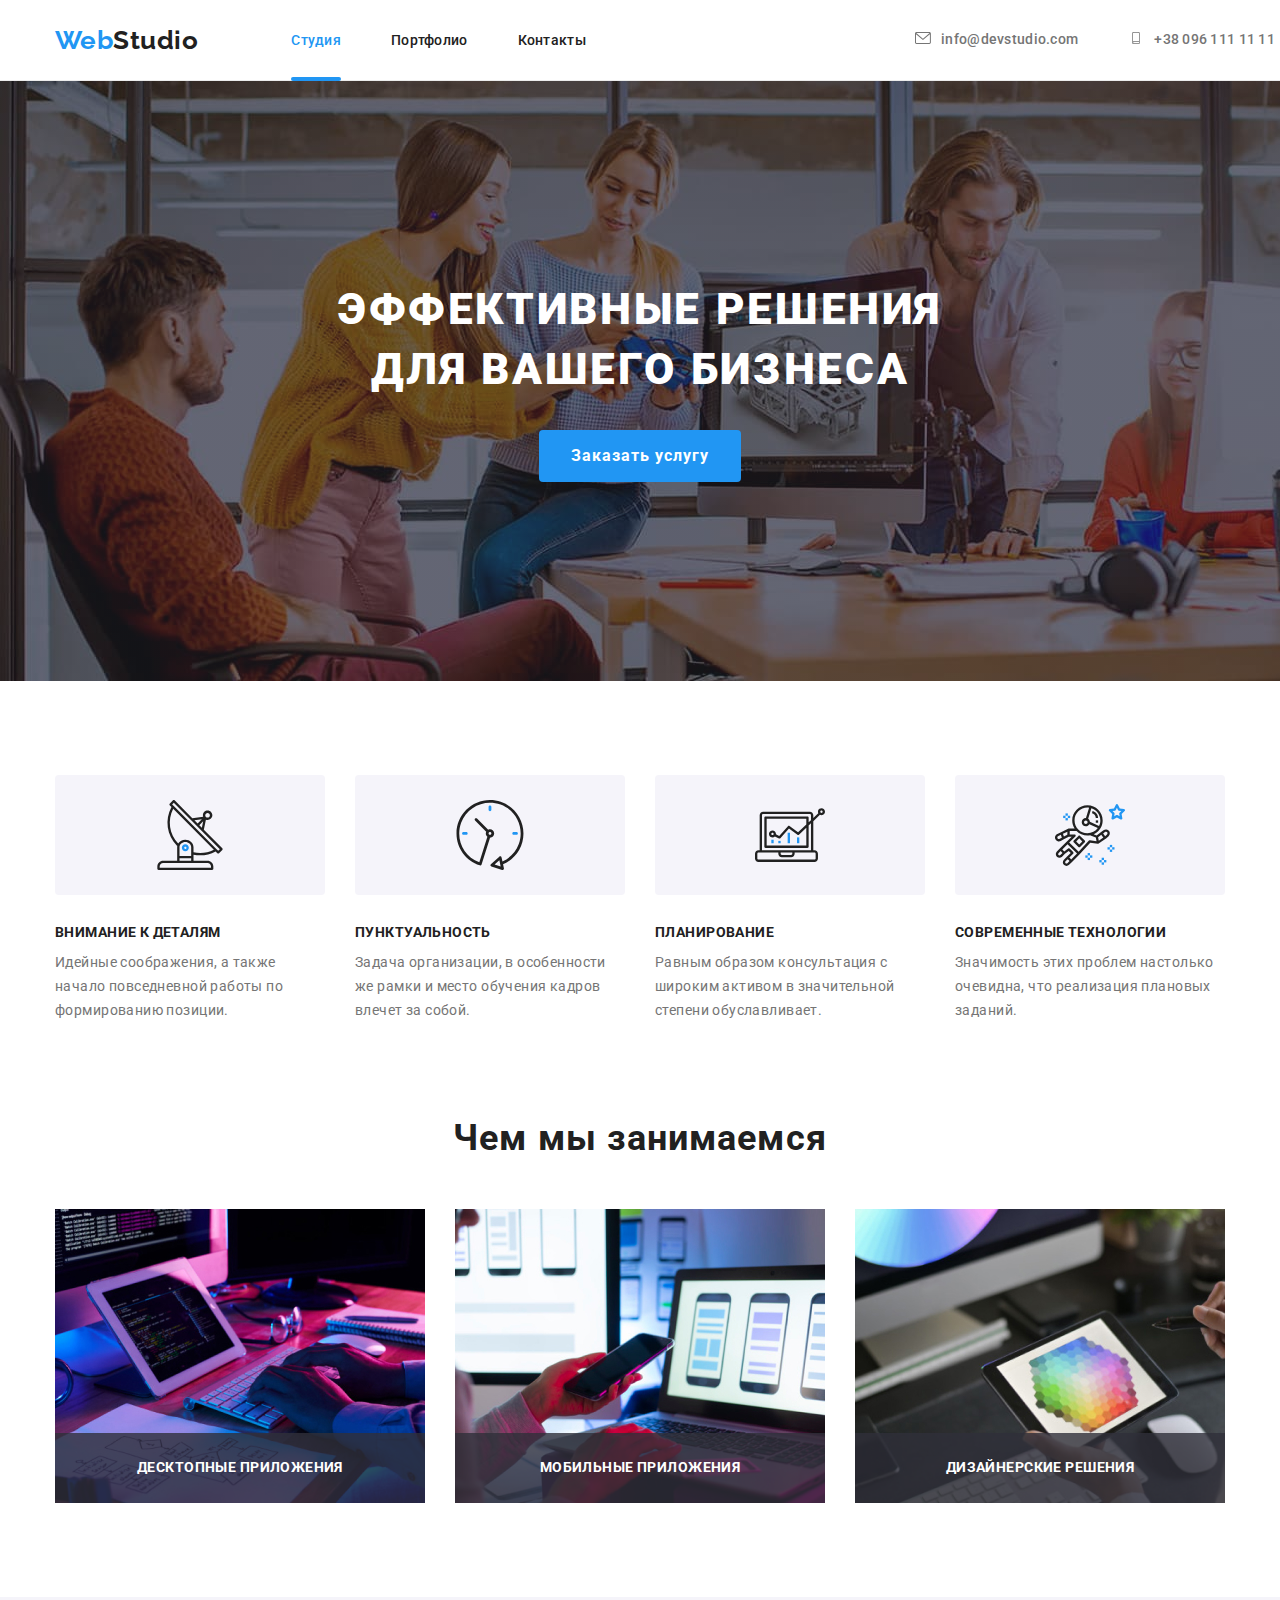
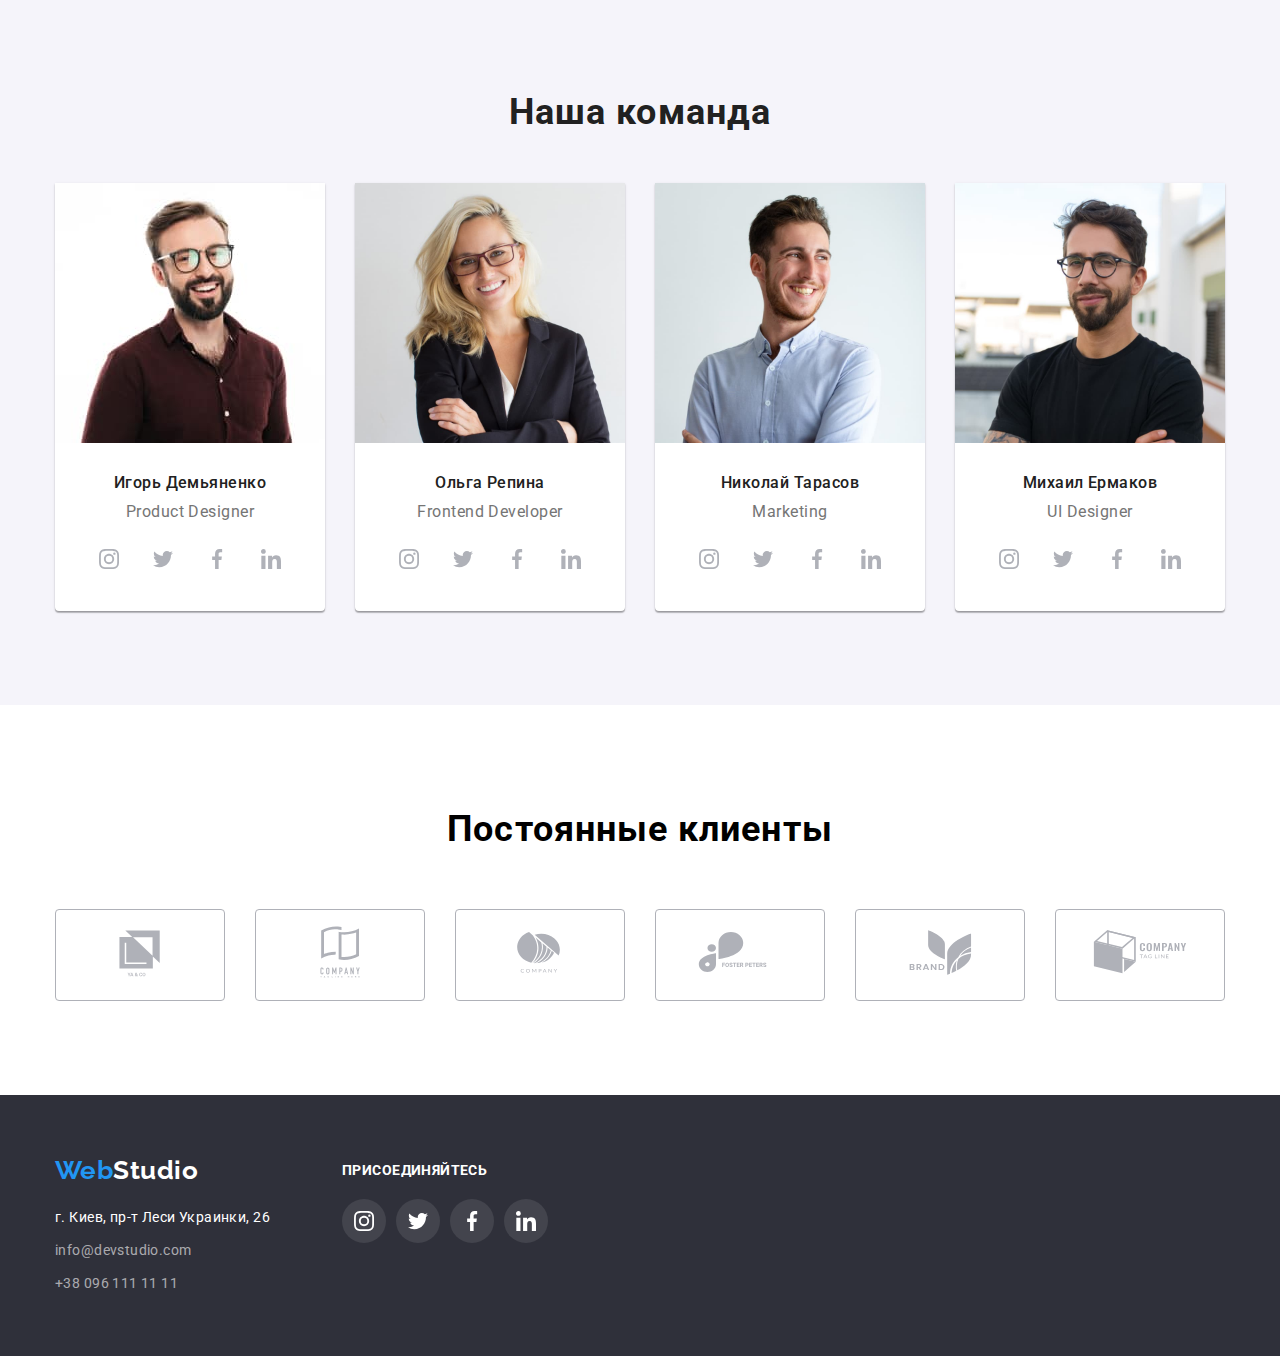
<file: index.html>
<!DOCTYPE html>
<html lang="en">
  <head>
    <meta charset="UTF-8" />
    <meta http-equiv="X-UA-Compatible" content="IE=edge" />
    <meta name="viewport" content="width=device-width, initial-scale=1.0" />
    <title>Document</title>
    <link
      href="https://fonts.googleapis.com/css2?family=Raleway:wght@700&family=Roboto:wght@400;500;700;900&display=swap"
      rel="stylesheet"
    />
    <link
      rel="stylesheet"
      href="https://cdnjs.cloudflare.com/ajax/libs/modern-normalize/1.1.0/modern-normalize.min.css"
    />
    <link rel="stylesheet" href="./css/styles.css" />
  </head>
  <body>
    <header class="header">
      <div class="header-container">
        <a class="header-logo link" href="./index.html"
          ><span class="header-accent">Web</span>Studio</a
        >
        <nav class="nav">
          <ul class="nav-list list">
            <li class="nav-list-item">
              <a class="nav-link link current" href="./index.html">Студия</a>
            </li>
            <li class="nav-list-item">
              <a class="nav-link link" href="./portfolio.html">Портфолио</a>
            </li>
            <li class="nav-list-item">
              <a class="nav-link link" href="">Контакты</a>
            </li>
          </ul>
        </nav>

        <ul class="header-contacts list">
          <li class="contacts-list-item">
            <a
              class="header-contacts-link link"
              href="mailto:info@devstudio.com"
              ><svg class="contacts-list-icon" width="16px" height="12px">
                <use href="./img/icons.svg#icon-envelope"></use>
              </svg>info@devstudio.com</a
            >
          </li>
          <li class="contacts-list-link">
            <a class="header-contacts-link link" href="tel:+380961111111"
              ><svg class="contacts-list-icon" width="16px" height="12px">
                <use href="./img/icons.svg#icon-smartphone"></use>
              </svg>+38 096 111 11 11</a
            >
          </li>
        </ul>
      </div>
    </header>
    <main>
      <section class="banner-bg">
        <div class="container">
          <h1 class="banner-title">Эффективные решения для вашего бизнеса</h1>

          <button class="banner-button" type="button">Заказать услугу</button>
        </div>
      </section>

      <section class="features section">
        <div class="container">
          <ul class="features-list list">
            <li class="features-list-item satellite-icon">
              <h3 class="features-title">Внимание к деталям</h3>
              <p class="features-text">
                Идейные соображения, а также начало повседневной работы по
                формированию позиции.
              </p>
            </li>
            <li class="features-list-item timer-icon">
              <h3 class="features-title">Пунктуальность</h3>
              <p class="features-text">
                Задача организации, в особенности же рамки и место обучения
                кадров влечет за собой.
              </p>
            </li>
            <li class="features-list-item computer-icon">
              <h3 class="features-title">Планирование</h3>
              <p class="features-text">
                Равным образом консультация с широким активом в значительной
                степени обуславливает.
              </p>
            </li>
            <li class="features-list-item astronaut-icon">
              <h3 class="features-title">Современные технологии</h3>
              <p class="features-text">
                Значимость этих проблем настолько очевидна, что реализация
                плановых заданий.
              </p>
            </li>
          </ul>
        </div>
      </section>

      <section class="task section">
        <div class="container">
          <h2 class="task-title">Чем мы занимаемся</h2>
          <ul class="task-list list">
            <li class="task-list-item">
              <img src="./img/img1.jpg" alt="make up in pages" width="370" />
              <p class="task-list-overlay">Десктопные приложения</p>
            </li>
            <li class="task-list-item">
              <img src="./img/img2.jpg" alt="design" width="370" />
              <p class="task-list-overlay">Мобильные приложения</p>
            </li>
            <li class="task-list-item">
              <img src="./img/img3.jpg" alt="testing" width="370" />
              <p class="task-list-overlay">Дизайнерские решения</p>
            </li>
          </ul>
        </div>
      </section>

      <section class="team section">
        <div class="container">
          <h2 class="team-title">Наша команда</h2>
          <ul class="team-list list">
            <li class="team-list-item">
              <img src="./img/igor.jpg" alt="man" width="270" />
              <div class="team-description">
                <h3 class="team-name">Игорь Демьяненко</h3>
                <p class="team-text">Product Designer</p>
                <ul class="team-social list">
                  <li class="team-item">
                    <a
                      class="team-link"
                      href=""
                      aria-label="instagram"
                      target="_blank"
                      rel="noopener noreferrer"
                    >
                      <svg class="team-icon" width="20px" height="20px">
                        <use href="./img/icons.svg#icon-instagram"></use>
                      </svg>
                    </a>
                  </li>
                  <li class="team-item">
                    <a
                      class="team-link"
                      href=""
                      aria-label="twitter"
                      target="_blank"
                      rel="noopener noreferrer"
                    >
                      <svg class="team-icon" width="20px" height="20px">
                        <use href="./img/icons.svg#icon-twitter"></use>
                      </svg>
                    </a>
                  </li>
                  <li class="team-item">
                    <a
                      class="team-link"
                      href=""
                      aria-label="facebook"
                      target="_blank"
                      rel="noopener noreferrer"
                    >
                      <svg class="team-icon" width="20px" height="20px">
                        <use href="./img/icons.svg#icon-facebook"></use>
                      </svg>
                    </a>
                  </li>
                  <li class="team-item">
                    <a
                      class="team-link"
                      href=""
                      aria-label="linkedin"
                      target="_blank"
                      rel="noopener noreferrer"
                    >
                      <svg class="team-icon" width="20px" height="20px">
                        <use href="./img/icons.svg#icon-linkedin"></use>
                      </svg>
                    </a>
                  </li>
                </ul>
              </div>
            </li>
            <li class="team-list-item">
              <img src="./img/olga.jpg" alt="woman" width="270" />
              <div class="team-description">
                <h3 class="team-name">Ольга Репина</h3>
                <p class="team-text">Frontend Developer</p>
                <ul class="team-social list">
                  <li class="team-item">
                    <a
                      class="team-link"
                      href=""
                      aria-label="instagram"
                      target="_blank"
                      rel="noopener noreferrer"
                    >
                      <svg class="team-icon" width="20px" height="20px">
                        <use href="./img/icons.svg#icon-instagram"></use>
                      </svg>
                    </a>
                  </li>
                  <li class="team-item">
                    <a
                      class="team-link"
                      href=""
                      aria-label="twitter"
                      target="_blank"
                      rel="noopener noreferrer"
                    >
                      <svg class="team-icon" width="20px" height="20px">
                        <use href="./img/icons.svg#icon-twitter"></use>
                      </svg>
                    </a>
                  </li>
                  <li class="team-item">
                    <a
                      class="team-link"
                      href=""
                      aria-label="facebook"
                      target="_blank"
                      rel="noopener noreferrer"
                    >
                      <svg class="team-icon" width="20px" height="20px">
                        <use href="./img/icons.svg#icon-facebook"></use>
                      </svg>
                    </a>
                  </li>
                  <li class="team-item">
                    <a
                      class="team-link"
                      href=""
                      aria-label="linkedin"
                      target="_blank"
                      rel="noopener noreferrer"
                    >
                      <svg class="team-icon" width="20px" height="20px">
                        <use href="./img/icons.svg#icon-linkedin"></use>
                      </svg>
                    </a>
                  </li>
                </ul>
              </div>
            </li>
            <li class="team-list-item">
              <img src="./img/nikolai.jpg" alt="man" width="270" />
              <div class="team-description">
                <h3 class="team-name">Николай Тарасов</h3>
                <p class="team-text">Marketing</p>
                <ul class="team-social list">
                  <li class="team-item">
                    <a
                      class="team-link"
                      href=""
                      aria-label="instagram"
                      target="_blank"
                      rel="noopener noreferrer"
                    >
                      <svg class="team-icon" width="20px" height="20px">
                        <use href="./img/icons.svg#icon-instagram"></use>
                      </svg>
                    </a>
                  </li>
                  <li class="team-item">
                    <a
                      class="team-link"
                      href=""
                      aria-label="twitter"
                      target="_blank"
                      rel="noopener noreferrer"
                    >
                      <svg class="team-icon" width="20px" height="20px">
                        <use href="./img/icons.svg#icon-twitter"></use>
                      </svg>
                    </a>
                  </li>
                  <li class="team-item">
                    <a
                      class="team-link"
                      href=""
                      aria-label="facebook"
                      target="_blank"
                      rel="noopener noreferrer"
                    >
                      <svg class="team-icon" width="20px" height="20px">
                        <use href="./img/icons.svg#icon-facebook"></use>
                      </svg>
                    </a>
                  </li>
                  <li class="team-item">
                    <a
                      class="team-link"
                      href=""
                      aria-label="linkedin"
                      target="_blank"
                      rel="noopener noreferrer"
                    >
                      <svg class="team-icon" width="20px" height="20px">
                        <use href="./img/icons.svg#icon-linkedin"></use>
                      </svg>
                    </a>
                  </li>
                </ul>
              </div>
            </li>
            <li class="team-list-item">
              <img src="./img/mikhail.jpg" alt="man" width="270" />
              <div class="team-description">
                <h3 class="team-name">Михаил Ермаков</h3>
                <p class="team-text">UI Designer</p>
                <ul class="team-social list">
                  <li class="team-item">
                    <a
                      class="team-link"
                      href=""
                      aria-label="instagram"
                      target="_blank"
                      rel="noopener noreferrer"
                    >
                      <svg class="team-icon" width="20px" height="20px">
                        <use href="./img/icons.svg#icon-instagram"></use>
                      </svg>
                    </a>
                  </li>
                  <li class="team-item">
                    <a
                      class="team-link"
                      href=""
                      aria-label="twitter"
                      target="_blank"
                      rel="noopener noreferrer"
                    >
                      <svg class="team-icon" width="20px" height="20px">
                        <use href="./img/icons.svg#icon-twitter"></use>
                      </svg>
                    </a>
                  </li>
                  <li class="team-item">
                    <a
                      class="team-link"
                      href=""
                      aria-label="facebook"
                      target="_blank"
                      rel="noopener noreferrer"
                    >
                      <svg class="team-icon" width="20px" height="20px">
                        <use href="./img/icons.svg#icon-facebook"></use>
                      </svg>
                    </a>
                  </li>
                  <li class="team-item">
                    <a
                      class="team-link"
                      href=""
                      aria-label="linkedin"
                      target="_blank"
                      rel="noopener noreferrer"
                    >
                      <svg class="team-icon" width="20px" height="20px">
                        <use href="./img/icons.svg#icon-linkedin"></use>
                      </svg>
                    </a>
                  </li>
                </ul>
              </div>
            </li>
          </ul>
        </div>
      </section>

      <section class="clients section">
        <div class="container">
          <h2 class="clients-title">Постоянные клиенты</h2>
          <ul class="clients-list list">
            <li class="clients-item">
              <a class="clients-link" href="">
                <svg class="clients-logo" width="105px" height="60px">
                  <use href="./img/icons.svg#icon-Logo-0"></use>
                </svg>
              </a>
            </li>
            <li class="clients-item">
              <a class="clients-link" href="">
                <svg class="clients-logo" width="105px" height="60px">
                  <use href="./img/icons.svg#icon-Logo-1"></use>
                </svg>
              </a>
            </li>
            <li class="clients-item">
              <a class="clients-link" href="">
                <svg class="clients-logo" width="105px" height="60px">
                  <use href="./img/icons.svg#icon-Logo-2"></use>
                </svg>
              </a>
            </li>
            <li class="clients-item">
              <a class="clients-link" href="">
                <svg class="clients-logo" width="105px" height="60px">
                  <use href="./img/icons.svg#icon-Logo-3"></use>
                </svg>
              </a>
            </li>
            <li class="clients-item">
              <a class="clients-link" href="">
                <svg class="clients-logo" width="105px" height="60px">
                  <use href="./img/icons.svg#icon-Logo-4"></use>
                </svg>
              </a>
            </li>
            <li class="clients-item">
              <a class="clients-link" href="">
                <svg class="clients-logo" width="105px" height="60px">
                  <use href="./img/icons.svg#icon-Logo-5"></use>
                </svg>
              </a>
            </li>
              </a>
            </li>
          </ul>
        </div>
      </section>
    </main>

    <footer class="footer-bg">
      <div class="container footer-flex">
        <div class="footer-left">
          <a class="footer-logo link" href="./index.html"
            ><span class="footer-accent">Web</span>Studio</a
          >
          <ul class="footer-list list">
            <li class="footer-list-item">
              <address class="address">г. Киев, пр-т Леси Украинки, 26</address>
            </li>
            <li class="footer-list-item">
              <a class="footer-contacts link" href="mailto:info@devstudio.com"
                >info@devstudio.com</a
              >
            </li>
            <li class="footer-list-item">
              <a class="footer-contacts link" href="tel:+380961111111"
                >+38 096 111 11 11</a
              >
            </li>
          </ul>
        </div>
        <div class="footer-right">
          <h4 class="footer-join-title">Присоединяйтесь</h4>
          <ul class="team-social-footer list">
            <li class="team-item-footer">
              <a
                href=""
                class="team-link-footer"
                aria-label="instagram"
                target="_blank"
                rel="noopener noreferrer"
              >
                <svg class="team-icon-footer" width="20px" height="20px">
                  <use href="./img/icons.svg#icon-instagram"></use>
                </svg>
              </a>
            </li>
            <li class="team-item-footer">
              <a
                href=""
                class="team-link-footer"
                aria-label="twitter"
                target="_blank"
                rel="noopener noreferrer"
              >
                <svg class="team-icon-footer" width="20px" height="20px">
                  <use href="./img/icons.svg#icon-twitter"></use>
                </svg>
              </a>
            </li>
            <li class="team-item-footer">
              <a
                href=""
                class="team-link-footer"
                aria-label="facebook"
                target="_blank"
                rel="noopener noreferrer"
              >
                <svg class="team-icon" width="20px" height="20px">
                  <use href="./img/icons.svg#icon-facebook"></use>
                </svg>
              </a>
            </li>
            <li class="team-item-footer">
              <a
                href=""
                class="team-link-footer"
                aria-label="linkedin"
                target="_blank"
                rel="noopener noreferrer"
              >
                <svg class="team-icon-footer" width="20px" height="20px">
                  <use href="./img/icons.svg#icon-linkedin"></use>
                </svg>
              </a>
            </li>
          </ul>
        </div>
      </div>
    </footer>

    <div class="banner-backdrop is-hidden">
      <div class="banner-modal"></div>
    </div>
    
  </body>
</html>
</file>
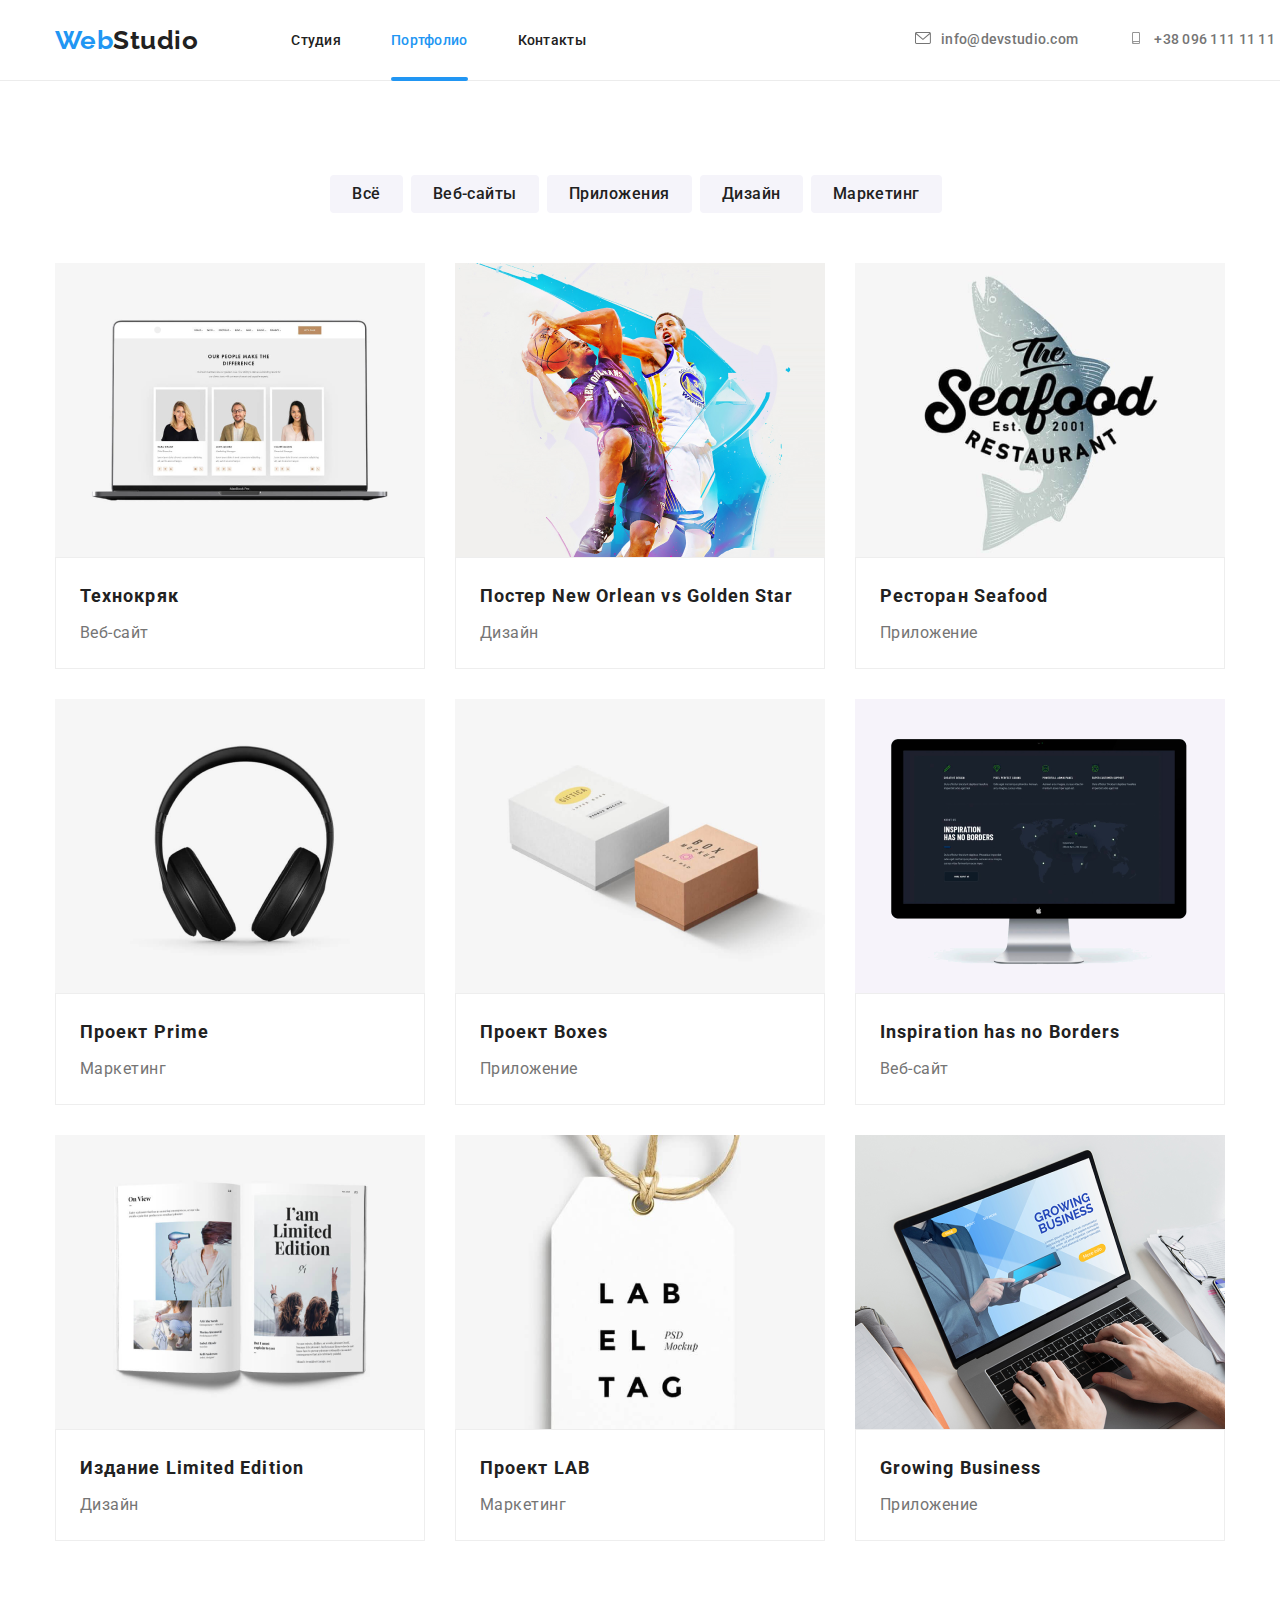
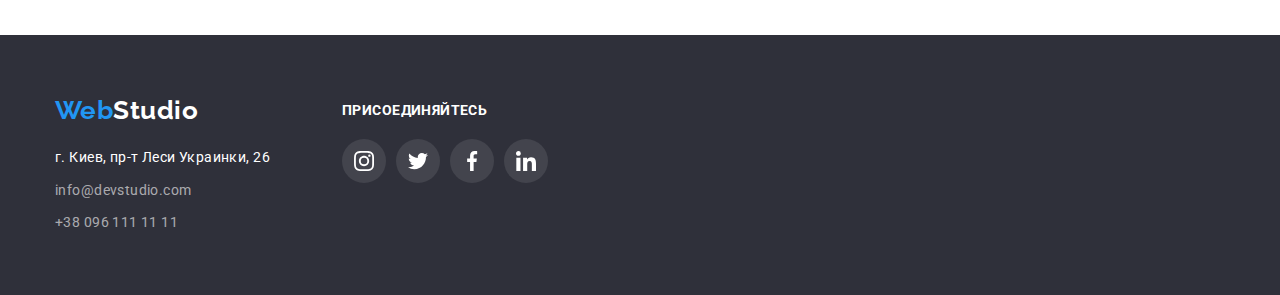
<file: portfolio.html>
<!DOCTYPE html>
<html lang="en">
  <head>
    <meta charset="UTF-8" />
    <meta http-equiv="X-UA-Compatible" content="IE=edge" />
    <meta name="viewport" content="width=device-width, initial-scale=1.0" />
    <title>Document</title>
    <link
      href="https://fonts.googleapis.com/css2?family=Raleway:wght@700&family=Roboto:wght@400;500;700;900&display=swap"
      rel="stylesheet"
    />
    <link
      rel="stylesheet"
      href="https://cdnjs.cloudflare.com/ajax/libs/modern-normalize/1.1.0/modern-normalize.min.css"
    />
    <link rel="stylesheet" href="./css/styles.css" />
  </head>
  <body>
    <header class="header">
      <div class="header-container">
        <a class="header-logo link" href="./index.html"
          ><span class="header-accent">Web</span>Studio</a
        >
        <nav class="nav">
          <ul class="nav-list list">
            <li class="nav-list-item">
              <a class="nav-link link" href="./index.html">Студия</a>
            </li>
            <li class="nav-list-item">
              <a class="nav-link link current" href="./portfolio.html"
                >Портфолио</a
              >
            </li>
            <li class="nav-list-item">
              <a class="nav-link link" href="">Контакты</a>
            </li>
          </ul>
        </nav>

        <ul class="header-contacts list">
          <li class="contacts-list-item">
            <a
              class="header-contacts-link link"
              href="mailto:info@devstudio.com"
              ><svg class="contacts-list-icon" width="16px" height="12px">
                <use href="./img/icons.svg#icon-envelope"></use></svg>info@devstudio.com</a
            >
          </li>
          <li class="contacts-list-link">
            <a class="header-contacts-link link" href="tel:+380961111111"
              ><svg class="contacts-list-icon" width="16px" height="12px">
                <use href="./img/icons.svg#icon-smartphone"></use></svg>+38 096 111 11 11</a
            >
          </li>
        </ul>
      </div>
    </header>

    <main>
      <section class="main section">
        <div class="container">
          <h1 class="main-hidden-title">Filter</h1>
          <ul class="main-list-filter list">
            <li class="main-list-item">
              <button class="main-button" type="button">Всё</button>
            </li>
            <li class="main-list-item">
              <button class="main-button" type="button">Веб-сайты</button>
            </li>
            <li class="main-list-item">
              <button class="main-button" type="button">Приложения</button>
            </li>
            <li class="main-list-item">
              <button class="main-button" type="button">Дизайн</button>
            </li>
            <li class="main-list-item">
              <button class="main-button" type="button">Маркетинг</button>
            </li>
          </ul>
          <ul class="main-list list">
            <li class="main-link-item">
              <a class="main-list-link link" href="">
                <img src="./img/1.png" alt="Веб-сайт" />
                <div class="main-list-overlay">
                  <p class="main-list-overlay-text">
                    Технокряк это современная площадка распространения коронавируса. Компании используют эту платформу для цифрового шпионажа и атак на защищённые сервера конкурентов.
                  </p>
                </div>
                <div class="list-item-desc">
                  <h2 class="item-title">Технокряк</h2>
                  <p class="item-text">Веб-сайт</p>
                </div>
              </a>
            </li>
            <li class="main-link-item">
              <a class="main-list-link link" href="">
                <img src="./img/2.png" alt="Дизайн" />
                <div class="main-list-overlay">
                  <p class="main-list-overlay-text">
                    Технокряк это современная площадка распространения коронавируса. Компании используют эту платформу для цифрового шпионажа и атак на защищённые сервера конкурентов.
                  </p>
                </div>
                <div class="list-item-desc">
                  <h2 class="item-title">Постер New Orlean vs Golden Star</h2>
                  <p class="item-text">Дизайн</p>
                </div>
              </a>
            </li>
            <li class="main-link-item">
              <a class="main-list-link link" href="">
                <img src="./img/3.png" alt="Приложение" />
                <div class="main-list-overlay">
                  <p class="main-list-overlay-text">
                    Технокряк это современная площадка распространения коронавируса. Компании используют эту платформу для цифрового шпионажа и атак на защищённые сервера конкурентов.
                  </p>
                </div>
                <div class="list-item-desc">
                  <h2 class="item-title">Ресторан Seafood</h2>
                  <p class="item-text">Приложение</p>
                </div>
              </a>
            </li>
            <li class="main-link-item">
              <a class="main-list-link link" href="">
                <img src="./img/4.png" alt="Маркетинг" />
                <div class="main-list-overlay">
                  <p class="main-list-overlay-text">
                    Технокряк это современная площадка распространения коронавируса. Компании используют эту платформу для цифрового шпионажа и атак на защищённые сервера конкурентов.
                  </p>
                </div>
                <div class="list-item-desc">
                  <h2 class="item-title">Проект Prime</h2>
                  <p class="item-text">Маркетинг</p>
                </div>
              </a>
            </li>
            <li class="main-link-item">
              <a class="main-list-link link" href="">
                <img src="./img/5.png" alt="Приложение" />
                <div class="main-list-overlay">
                  <p class="main-list-overlay-text">
                    Технокряк это современная площадка распространения коронавируса. Компании используют эту платформу для цифрового шпионажа и атак на защищённые сервера конкурентов.
                  </p>
                </div>
                <div class="list-item-desc">
                  <h2 class="item-title">Проект Boxes</h2>
                  <p class="item-text">Приложение</p>
                </div>
              </a>
            </li>
            <li class="main-link-item">
              <a class="main-list-link link" href="">
                <img src="./img/6.png" alt="Веб-сайт" />
                <div class="main-list-overlay">
                  <p class="main-list-overlay-text">
                    Технокряк это современная площадка распространения коронавируса. Компании используют эту платформу для цифрового шпионажа и атак на защищённые сервера конкурентов.
                  </p>
                </div>
                <div class="list-item-desc">
                  <h2 class="item-title">Inspiration has no Borders</h2>
                  <p class="item-text">Веб-сайт</p>
                </div>
              </a>
            </li>
            <li class="main-link-item">
              <a class="main-list-link link" href="">
                <img src="./img/7.png" alt="Дизайн" />
                <div class="main-list-overlay">
                  <p class="main-list-overlay-text">
                    Технокряк это современная площадка распространения коронавируса. Компании используют эту платформу для цифрового шпионажа и атак на защищённые сервера конкурентов.
                  </p>
                </div>
                <div class="list-item-desc">
                  <h2 class="item-title">Издание Limited Edition</h2>
                  <p class="item-text">Дизайн</p>
                </div>
              </a>
            </li>
            <li class="main-link-item">
              <a class="main-list-link link" href="">
                <img src="./img/8.png" alt="Маркетинг" />
                <div class="main-list-overlay">
                  <p class="main-list-overlay-text">
                    Технокряк это современная площадка распространения коронавируса. Компании используют эту платформу для цифрового шпионажа и атак на защищённые сервера конкурентов.
                  </p>
                </div>
                <div class="list-item-desc">
                  <h2 class="item-title">Проект LAB</h2>
                  <p class="item-text">Маркетинг</p>
                </div>
              </a>
            </li>
            <li class="main-link-item">
              <a class="main-list-link link" href="">
                <img src="./img/9.png" alt="Приложение" />
                <div class="main-list-overlay">
                  <p class="main-list-overlay-text">
                    Технокряк это современная площадка распространения коронавируса. Компании используют эту платформу для цифрового шпионажа и атак на защищённые сервера конкурентов.
                  </p>
                </div>
                <div class="list-item-desc">
                  <h2 class="item-title">Growing Business</h2>
                  <p class="item-text">Приложение</p>
                </div>
              </a>
            </li>
          </ul>
        </div>
      </section>
    </main>

    <footer class="footer-bg">
      <div class="container footer-flex">
        <div class="footer-left">
          <a class="footer-logo link" href="./index.html"
            ><span class="footer-accent">Web</span>Studio</a
          >
          <ul class="footer-list list">
            <li class="footer-list-item">
              <address class="address">г. Киев, пр-т Леси Украинки, 26</address>
            </li>
            <li class="footer-list-item">
              <a class="footer-contacts link" href="mailto:info@devstudio.com"
                >info@devstudio.com</a
              >
            </li>
            <li class="footer-list-item">
              <a class="footer-contacts link" href="tel:+380961111111"
                >+38 096 111 11 11</a
              >
            </li>
          </ul>
        </div>
        <div class="footer-right">
          <h4 class="footer-join-title">Присоединяйтесь</h4>
          <ul class="team-social-footer list">
            <li class="team-item-footer">
              <a
                href=""
                class="team-link-footer"
                aria-label="instagram"
                target="_blank"
                rel="noopener noreferrer"
              >
                <svg class="team-icon-footer" width="20px" height="20px">
                  <use href="./img/icons.svg#icon-instagram"></use>
                </svg>
              </a>
            </li>
            <li class="team-item-footer">
              <a
                href=""
                class="team-link-footer"
                aria-label="twitter"
                target="_blank"
                rel="noopener noreferrer"
              >
                <svg class="team-icon-footer" width="20px" height="20px">
                  <use href="./img/icons.svg#icon-twitter"></use>
                </svg>
              </a>
            </li>
            <li class="team-item-footer">
              <a
                href=""
                class="team-link-footer"
                aria-label="facebook"
                target="_blank"
                rel="noopener noreferrer"
              >
                <svg class="team-icon" width="20px" height="20px">
                  <use href="./img/icons.svg#icon-facebook"></use>
                </svg>
              </a>
            </li>
            <li class="team-item-footer">
              <a
                href=""
                class="team-link-footer"
                aria-label="linkedin"
                target="_blank"
                rel="noopener noreferrer"
              >
                <svg class="team-icon-footer" width="20px" height="20px">
                  <use href="./img/icons.svg#icon-linkedin"></use>
                </svg>
              </a>
            </li>
          </ul>
        </div>
      </div>
    </footer>
  </body>
</html>
</file>
<file: css/styles.css>
:root {
  --primary-text-color: #212121;
  --secondary-text-color: #757575;
  --primary-font-color: #ffffff;
  --accent-color: #2196f3;
  --filter-button-color: #f5f4fa;
  --footer-font-color: #2f303a;
}

/*------------------------GENERAL-----------------------*/

body {
  font-family: "roboto", sans-serif;
  letter-spacing: 0.03em;
  background-color: var(--primary-font-color);
}

.list {
  list-style: none;
}

.link {
  text-decoration: none;
}

.header-accent {
  color: var(--accent-color);
}
.footer-accent {
  color: var(--accent-color);
}

h1,
h2,
h3,
h4,
h5,
h6,
p {
  margin: 0;
}

ul {
  margin: 0;
  padding: 0;
}

button {
  cursor: pointer;
}

img {
  display: block;
}

/*------------------------CONTAINER-----------------------*/

.container {
  margin: 0 auto;
  width: 1200px;
  padding: 0 15px;
}

.section {
  padding-top: 94px;
  padding-bottom: 94px;
}

/*------------------------HEADER-----------------------*/

.header-container {
  display: flex;
  align-items: center;
  height: 80px;
  margin: 0 auto;
  width: 1200px;
  padding: 0 15px;
}

.header {
  border-bottom: 1px solid #ececec;
}

.header-logo {
  font-family: Raleway;
  font-weight: 700;
  font-size: 26px;
  line-height: 1.19;
  color: var(--primary-text-color);
  text-decoration: none;
  margin-right: 93px;
}

.head {
  color: var(--primary-text-color);
}

.nav-list {
  display: flex;
  align-items: center;
  margin-right: -50px;
}

.nav-list a {
  color: var(--primary-text-color);
  font-weight: 500;
  font-size: 14px;
  line-height: 1.14;
  letter-spacing: 0.02em;
  padding: 10px 0 10px 0;
  margin-left: auto;
}

.nav-list-item {
  margin-right: 50px;
  position: relative;
}

a.current {
  color: var(--accent-color);
}

a.current::after {
  margin-top: 28px;
  position: absolute;
  content: "";
  display: block;
  width: 100%;
  height: 4px;
  background-color: var(--accent-color);
  border-radius: 2px;
}

.nav-link:hover,
.nav-link:focus {
  color: var(--accent-color);
}

.header-contacts a:hover,
.header-contacts a:focus {
  color: var(--accent-color);
}

.header-contacts {
  display: flex;
  justify-content: left;
  align-items: center;
  margin-left: auto;
  margin-right: -50px;
}

.contacts-list-item {
  margin-right: 50px;
  display: flex;
  justify-content: center;
  align-items: center;
}

.header-contacts-link {
  display: block;
  font-weight: 500;
  font-size: 14px;
  line-height: 1.14;
  letter-spacing: 0.02em;
  padding: 10px 0 10px 0;

  color: var(--secondary-text-color);
}

.contacts-list-icon {
  fill: currentColor;
  margin-right: 10px;
}

.header-contacts-link:hover,
.header-contacts-link:focus {
  color: var(--accent-color);
}

/*------------------------BANER-----------------------*/
.banner-bg {
  background-color: var(--footer-font-color);
  display: flex;
  flex-direction: column;
  justify-content: center;
  align-items: center;
  padding: 200px 0;
  margin-left: auto;
  margin-right: auto;
  background-repeat: no-repeat;
  max-width: 1600px;
  height: 600px;
  background-image: linear-gradient(
      to right,
      rgba(47, 48, 58, 0.4),
      rgba(47, 48, 58, 0.4)
    ),
    url(../img/banner.jpg);
}

.banner-title {
  font-weight: 900;
  font-size: 44px;
  line-height: 1.36;

  text-align: center;
  max-width: 696px;

  letter-spacing: 0.06em;
  text-transform: uppercase;

  color: var(--primary-font-color);
  margin: 0 auto;
  margin-bottom: 30px;
}

.banner-button {
  font-family: "Roboto";
  font-weight: 700;
  font-size: 16px;
  line-height: 1.87;

  border: none;
  display: flex;
  letter-spacing: 0.06em;
  border-radius: 4px;
  padding: 11px 32px 11px 32px;

  color: var(--primary-font-color);
  background-color: var(--accent-color);
  cursor: pointer;
  margin: 0 auto;
}

.banner-backdrop {
  position: fixed;
  top: 0;
  left: 0;
  width: 100%;
  height: 100%;
  background: rgba(0, 0, 0, 0.2);
}

.banner-backdrop.is-hidden{
  opacity: 0;
  pointer-events: none;
}

.banner-modal{
  position: absolute;
  top: 50%;
  left: 50%;
  transform: translate(-50%,-50%);

  min-width: 528px;
  min-height: 581px;
  background-color: #ffffff;
}

/*------------------------FEATURES-----------------------*/

.features {
  padding-bottom: 0;
}

.features-title {
  font-weight: 700;
  font-size: 14px;
  line-height: 1.14;
  letter-spacing: 0.03em;
  text-transform: uppercase;

  color: var(--primary-text-color);
  margin-bottom: 10px;
}

.features-text {
  font-size: 14px;
  line-height: 1.71;

  letter-spacing: 0.03em;

  color: var(--secondary-text-color);
}

.features-list {
  display: flex;
  margin-right: -30px;
}

.features-list-item {
  display: block;
  width: 270px;
  margin-right: 30px;
}

.features-list-item::before {
  margin-bottom: 30px;
  border-radius: 4px;
  display: block;
  content: "";
  height: 120px;
  background-color: #f5f4fa;
  background-position: center;
  background-repeat: no-repeat;
}

.satellite-icon::before {
  background-image: url(../img/antenna\ 1.svg);
}

.timer-icon::before {
  background-image: url(../img/clock\ 1.svg);
}

.computer-icon::before {
  background-image: url(../img/diagram\ 1.svg);
}

.astronaut-icon::before {
  background-image: url(../img/astronaut\ 1.svg);
}

/*------------------------TASK-----------------------*/

.task-title {
  margin-bottom: 50px;
  font-weight: 700;
  font-size: 36px;
  line-height: 1.17;
  text-align: center;
  letter-spacing: 0.03em;

  color: var(--primary-text-color);
}

.task-list {
  display: flex;
  margin-right: -30px;
}

.task-list-item {
  position: relative;
  display: block;
  margin-right: 30px;
}

.task-list-overlay {
  padding: 27px 0;
  position: absolute;
  bottom: 0;
  left: 0;
  width: 100%;
  height: 70px;
  background-color: rgba(47, 48, 58, 0.8);

  font-weight: 700;
  font-size: 14px;
  line-height: 1.14;
  text-align: center;
  letter-spacing: 0.03em;
  text-transform: uppercase;

  color: #ffffff;
}

/*------------------------TEAM-----------------------*/

.team {
  background-color: #f5f4fa;
}

.team-list {
  display: flex;
  margin: 0 auto;
  margin-right: -30px;
}

.team-list-item {
  display: block;
  background-color: var(--primary-font-color);

  box-shadow: 0px 1px 3px rgba(0, 0, 0, 0.12), 0px 1px 1px rgba(0, 0, 0, 0.14),
    0px 2px 1px rgba(0, 0, 0, 0.2);
  border-radius: 0px 0px 4px 4px;
  margin-right: 30px;
}

.team-title {
  margin-bottom: 50px;
  font-weight: 700;
  font-size: 36px;
  line-height: 1.17;
  text-align: center;
  letter-spacing: 0.03em;

  color: #212121;
}

.team-description {
  padding-top: 30px;
  padding-bottom: 30px;
}

.team-name {
  font-weight: 500;
  font-size: 16px;
  line-height: 1.19;

  letter-spacing: 0.03em;

  color: var(--primary-text-color);
  text-align: center;
  margin-bottom: 10px;
}

.team-text {
  margin-bottom: 16px;

  font-size: 16px;
  line-height: 1.19;

  letter-spacing: 0.03em;

  color: var(--secondary-text-color);
  text-align: center;
}

.team-social {
  margin-right: -10px;
  display: flex;
  padding-left: 32px;
  padding-right: 32px;
}

.team-item {
  margin-right: 10px;
}

.team-link {
  display: flex;
  width: 44px;
  height: 44px;
  background-color: var(--primary-font-color);
  border-radius: 50%;
  justify-content: center;
  align-items: center;
  color: #afb1b8;
}

.team-icon {
  fill: currentColor;
}

.team-link:focus,
.team-link:hover {
  background-color: var(--accent-color);
  color: var(--primary-font-color);
}

/*------------------------CLIENTS-----------------------*/

.clients-title {
  margin-bottom: 50px;

  font-weight: 700;
  font-size: 36px;
  line-height: 1.67;
  text-align: center;
  letter-spacing: 0.03em;
}

.clients-list {
  display: flex;
  margin-right: -30px;
}

.clients-item {
  margin-right: 30px;

  width: 170px;
  height: 92px;
  border: 1px solid #afb1b8;
  border-radius: 4px;

  display: flex;
  justify-content: center;
  align-items: center;
}

.clients-link {
  color: #afb1b8;
  padding: 14px 32px;
}

.clients-item:focus,
.clients-item:hover {
  border-color: var(--accent-color);
}

.clients-logo {
  fill: currentColor;
}

.clients-link:hover,
.clients-link:focus {
  color: var(--accent-color);
}

/*------------------------FOOTER-----------------------*/

.footer-bg {
  background-color: var(--footer-font-color);
  margin: 0 auto;
  padding-top: 60px;
  padding-bottom: 60px;
}

.footer-flex {
  display: flex;
}

.footer-right {
  margin-left: 72px;
  padding-top: 8px;
}

.footer-logo {
  display: block;
  font-family: "Raleway", sans-serif;
  font-weight: 700;
  font-size: 26px;
  line-height: 1.19;
  text-decoration: none;
  color: var(--primary-font-color);
}

.footer-list {
  padding-top: 20px;
}

.footer-list-item:not(:last-child) {
  margin-bottom: 9px;
}

.address {
  font-size: 14px;
  line-height: 1.71;
  font-style: normal;

  letter-spacing: 0.03em;

  color: var(--primary-font-color);
}

.footer-contacts {
  font-size: 14px;
  line-height: 1.71;

  letter-spacing: 0.03em;

  color: rgba(255, 255, 255, 0.6);
}

.footer-join-title {
  margin-bottom: 20px;
  font-weight: bold;
  font-size: 14px;
  line-height: 1.14;
  letter-spacing: 0.03em;
  text-transform: uppercase;
  color: var(--primary-font-color);
}

.team-social-footer {
  display: flex;
  margin-right: -10px;
}

.team-item-footer {
  margin-right: 10px;
}

.team-link-footer {
  height: 44px;
  width: 44px;
  background-color: #43444d;
  display: flex;
  border-radius: 50%;
  justify-content: center;
  align-items: center;
  color: var(--primary-font-color);
}

.team-link-footer:hover,
.team-link-footer:focus {
  background-color: var(--accent-color);
  color: var(--primary-font-color);
}

.team-icon-footer {
  fill: currentColor;
}

/*------------------------PORTFOLIO.HTML-----------------------*/
/*------------------------FILTER-----------------------*/

.main-hidden-title {
  position: absolute;
  width: 1px;
  height: 1px;
  margin: -1px;
  padding: 0;
  overflow: hidden;
  border: 0;
  clip: rect(0 0 0 0);
}

.main-filter {
  display: block;
}

.main-list-filter {
  display: flex;
  padding-bottom: 50px;
  justify-content: center;
}

.main-list-item {
  margin-right: 8px;
}

.main-button {
  font-weight: 500;
  font-size: 16px;
  line-height: 1.62;

  text-align: center;
  letter-spacing: 0.03em;

  color: var(--primary-text-color);
  background-color: var(--filter-button-color);
  border-radius: 4px;
  border: none;
  padding: 6px 22px;
}

.main-button:focus,
.main-button:hover {
  color: var(--filter-button-color);
  background-color: var(--accent-color);
}

.main-list {
  flex-wrap: wrap;
  display: flex;
  margin-right: -30px;
  margin-bottom: -30px;
}

.main-link-item {
  margin-right: 30px;
  margin-bottom: 30px;
  width: 370px;
  position: relative;
}

.main-link-item:focus,
.main-link-item:hover {
  box-shadow: 0px 1px 1px rgba(0, 0, 0, 0.12), 0px 4px 4px rgba(0, 0, 0, 0.06),
    1px 4px 6px rgba(0, 0, 0, 0.16);
}

.main-list-overlay {
  display: flex;
  position: absolute;
  top: 0;
  left: 0;
  width: 100%;
  height: 294px;
  opacity: 0;
  transition: 250ms ease;
}

.main-list-overlay-text {
  padding: 63px 24px;
  align-self: center;
  font-size: 18px;
  line-height: 1.56;

  letter-spacing: 0.03em;

  color: var(--primary-font-color);
}

.main-list-link:hover .main-list-overlay {
  opacity: 1;
  background-color: var(--accent-color);
}

.list-item-desc {
  padding: 20px 24px;
  border: 1px solid #eeeeee;
}

.main-list .item-title {
  font-weight: 700;
  font-size: 18px;
  line-height: 2;

  letter-spacing: 0.06em;

  color: var(--primary-text-color);
  padding-bottom: 4px;
}

.item-text {
  font-size: 16px;
  line-height: 1.87;

  letter-spacing: 0.03em;

  color: var(--secondary-text-color);
}
</file>
